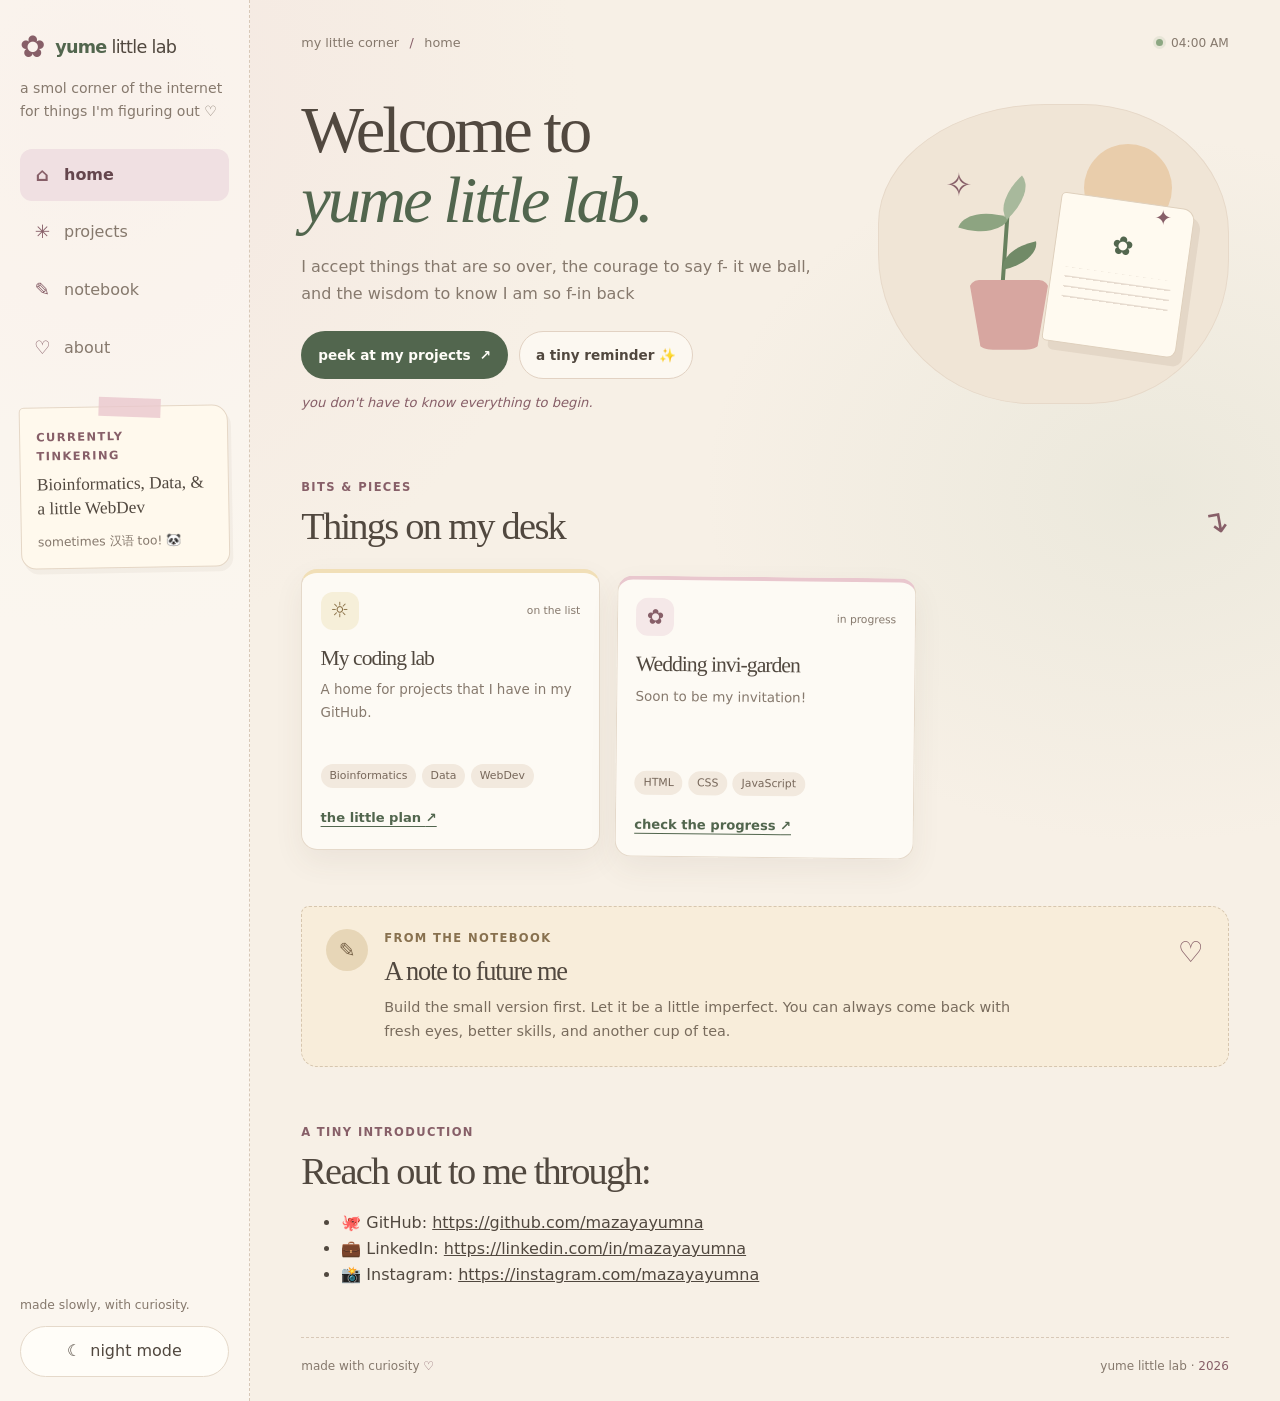
<file: index.html>
<!doctype html>
<html lang="en">
<head>
  <meta charset="utf-8">
  <meta name="viewport" content="width=device-width, initial-scale=1">
  <meta name="theme-color" content="#f7f0e6">
  <meta name="description" content="My cozy little corner for coding experiments, notes, and tiny projects.">
  <title>yume little lab ✿</title>
  <link rel="stylesheet" href="css/style.css">
  <script src="js/script.js" defer></script>
</head>
<body>
  <a class="skip-link" href="#main">Skip to content</a>

  <div class="site-shell">
    <aside class="sidebar" aria-label="Site sidebar">
      <a class="brand" href="#home" aria-label="yume little lab home">
        <span class="brand-flower" aria-hidden="true">✿</span>
        <span class="brand-name"><strong>yume</strong> little lab</span>
      </a>

      <p class="sidebar-intro">a smol corner of the internet<br>for things I'm figuring out ♡</p>

      <nav class="main-nav" aria-label="Main navigation">
        <a class="nav-link active" href="#home"><span aria-hidden="true">⌂</span> home</a>
        <a class="nav-link" href="#projects"><span aria-hidden="true">✳</span> projects</a>
        <a class="nav-link" href="#notes"><span aria-hidden="true">✎</span> notebook</a>
        <a class="nav-link" href="#about"><span aria-hidden="true">♡</span> about</a>
      </nav>

      <section class="learning-note paper-card" aria-labelledby="learning-title">
        <span class="tape" aria-hidden="true"></span>
        <p class="eyebrow" id="learning-title">currently tinkering</p>
        <p class="learning-topic">Bioinformatics, Data, & a little WebDev</p>
        <p class="tiny-note">sometimes 汉语 too! 🐼</p>
      </section>

      <div class="sidebar-bottom">
        <p class="tiny-note">made slowly, with curiosity.</p>
        <button class="theme-toggle" id="theme-toggle" type="button" aria-pressed="false">
          <span aria-hidden="true" class="theme-icon">☾</span>
          <span id="theme-label">night mode</span>
        </button>
      </div>
    </aside>

    <main id="main" class="main-content">
      <header class="topline" id="home">
        <p class="breadcrumb">my little corner <span aria-hidden="true">/</span> home</p>
        <p class="local-time"><span class="status-dot" aria-hidden="true"></span><span id="clock">a small website, in progress</span></p>
      </header>

      <section class="welcome-section" aria-labelledby="welcome-title">
        <div class="welcome-copy">
          <!--<p class="eyebrow">hello, stranger! <span aria-hidden="true">✿</span></p>-->
          <h1 id="welcome-title">Welcome to <br><span>yume little lab.</span></h1>
          <p class="welcome-text">I accept things that are so over, the courage to say f- it we ball, and the wisdom to know I am so f-in back</p>
          <div class="welcome-actions">
            <a class="button button-primary" href="#projects">peek at my projects <span aria-hidden="true">↗</span></a>
            <button class="button button-secondary" id="message-button" type="button">a tiny reminder ✨</button>
          </div>
          <p class="message-output" id="message-output" role="status" aria-live="polite">you don't have to know everything to begin.</p>
        </div>
        <div class="welcome-art" aria-label="Decorative illustration: a tiny plant beside a notebook" role="img">
          <span class="sparkle sparkle-one" aria-hidden="true">✧</span>
          <span class="sparkle sparkle-two" aria-hidden="true">✦</span>
          <div class="sun-disc" aria-hidden="true"></div>
          <div class="plant-pot" aria-hidden="true">
            <span class="leaf leaf-one"></span>
            <span class="leaf leaf-two"></span>
            <span class="leaf leaf-three"></span>
            <span class="stem"></span>
            <span class="pot"></span>
          </div>
          <div class="mini-notebook" aria-hidden="true">
            <!--<span>little ideas</span>-->
            <i>✿</i>
            <div class="notebook-lines"></div>
          </div>
          <!--<span class="art-caption" aria-hidden="true">grow at your own pace ♡</span>-->
        </div>
      </section>

      <section class="section-block" id="projects" aria-labelledby="projects-title">
        <div class="section-heading">
          <div>
            <p class="eyebrow">bits & pieces</p>
            <h2 id="projects-title">Things on my desk</h2>
          </div>
          <span class="section-doodle" aria-hidden="true">↴</span>
        </div>
        <div class="project-grid">

          <!--<article class="project-card project-sage">
            <div class="project-top">
              <span class="project-icon" aria-hidden="true">⌘</span>
              <span class="project-status">little experiment</span>
            </div>
            <h3>Data, but make it cute</h3>
            <p>Exploring how small charts can make interesting data easier to understand.</p>
            <div class="tag-list"><span>Python</span><span>visualization</span></div>
            <a class="text-link" href="#notes">read the idea <span aria-hidden="true">↗</span></a>
          </article>-->
          
          <!--github-->
          <article class="project-card project-butter">
            <div class="project-top">
              <span class="project-icon" aria-hidden="true">☼</span>
              <span class="project-status">on the list</span>
            </div>
            <h3>My coding lab</h3>
            <p>A home for projects that I have in my GitHub.</p>
            <div class="tag-list"><span>Bioinformatics</span><span>Data</span><span>WebDev</span></div>
            <a class="text-link" href="pages/projects/coding-lab.html">the little plan <span aria-hidden="true">↗</span></a>
          </article>

          <!--invitation-->
          <article class="project-card project-rose">
            <div class="project-top">
              <span class="project-icon" aria-hidden="true">✿</span>
              <span class="project-status">in progress</span>
            </div>
            <h3>Wedding invi-garden</h3>
            <p>Soon to be my invitation!</p>
            <div class="tag-list"><span>HTML</span><span>CSS</span><span>JavaScript</span></div>
            <a class="text-link" href="pages/projects/wed-invi.html">check the progress <span aria-hidden="true">↗</span></a>
          </article>
        </div>
        <!--<p class="section-footnote"><span aria-hidden="true">✳</span> These are starter examples—swap them for your own projects whenever you're ready.</p>-->
      </section>

      <section class="notes-panel" id="notes" aria-labelledby="notes-title">
        <div class="notes-icon" aria-hidden="true">✎</div>
        <div class="notes-copy">
          <p class="eyebrow">from the notebook</p>
          <h2 id="notes-title">A note to future me</h2>
          <p>Build the small version first. Let it be a little imperfect. You can always come back with fresh eyes, better skills, and another cup of tea.</p>
        </div>
        <span class="notes-heart" aria-hidden="true">♡</span>
      </section>

      <section class="about-section" id="about" aria-labelledby="about-title">
        <p class="eyebrow">a tiny introduction</p>
        <h2 id="about-title">Reach out to me through:</h2>
        <ul> 
          <li>🐙 GitHub: <a href="https://github.com/mazayayumna" target="_blank">https://github.com/mazayayumna</a></li>
          <li>💼 LinkedIn: <a href="https://linkedin.com/in/mazayayumna" target="_blank">https://linkedin.com/in/mazayayumna</a></li>
          <li>📸 Instagram: <a href="https://instagram.com/mazayayumna" target="_blank">https://instagram.com/mazayayumna</a></li>
        </ul>
        </section>

      <footer class="site-footer">
        <span>made with curiosity <span aria-hidden="true">♡</span></span>
        <span>yume little lab · <span id="year"></span></span>
      </footer>
    </main>
  </div>
</body>
</html>
</file>
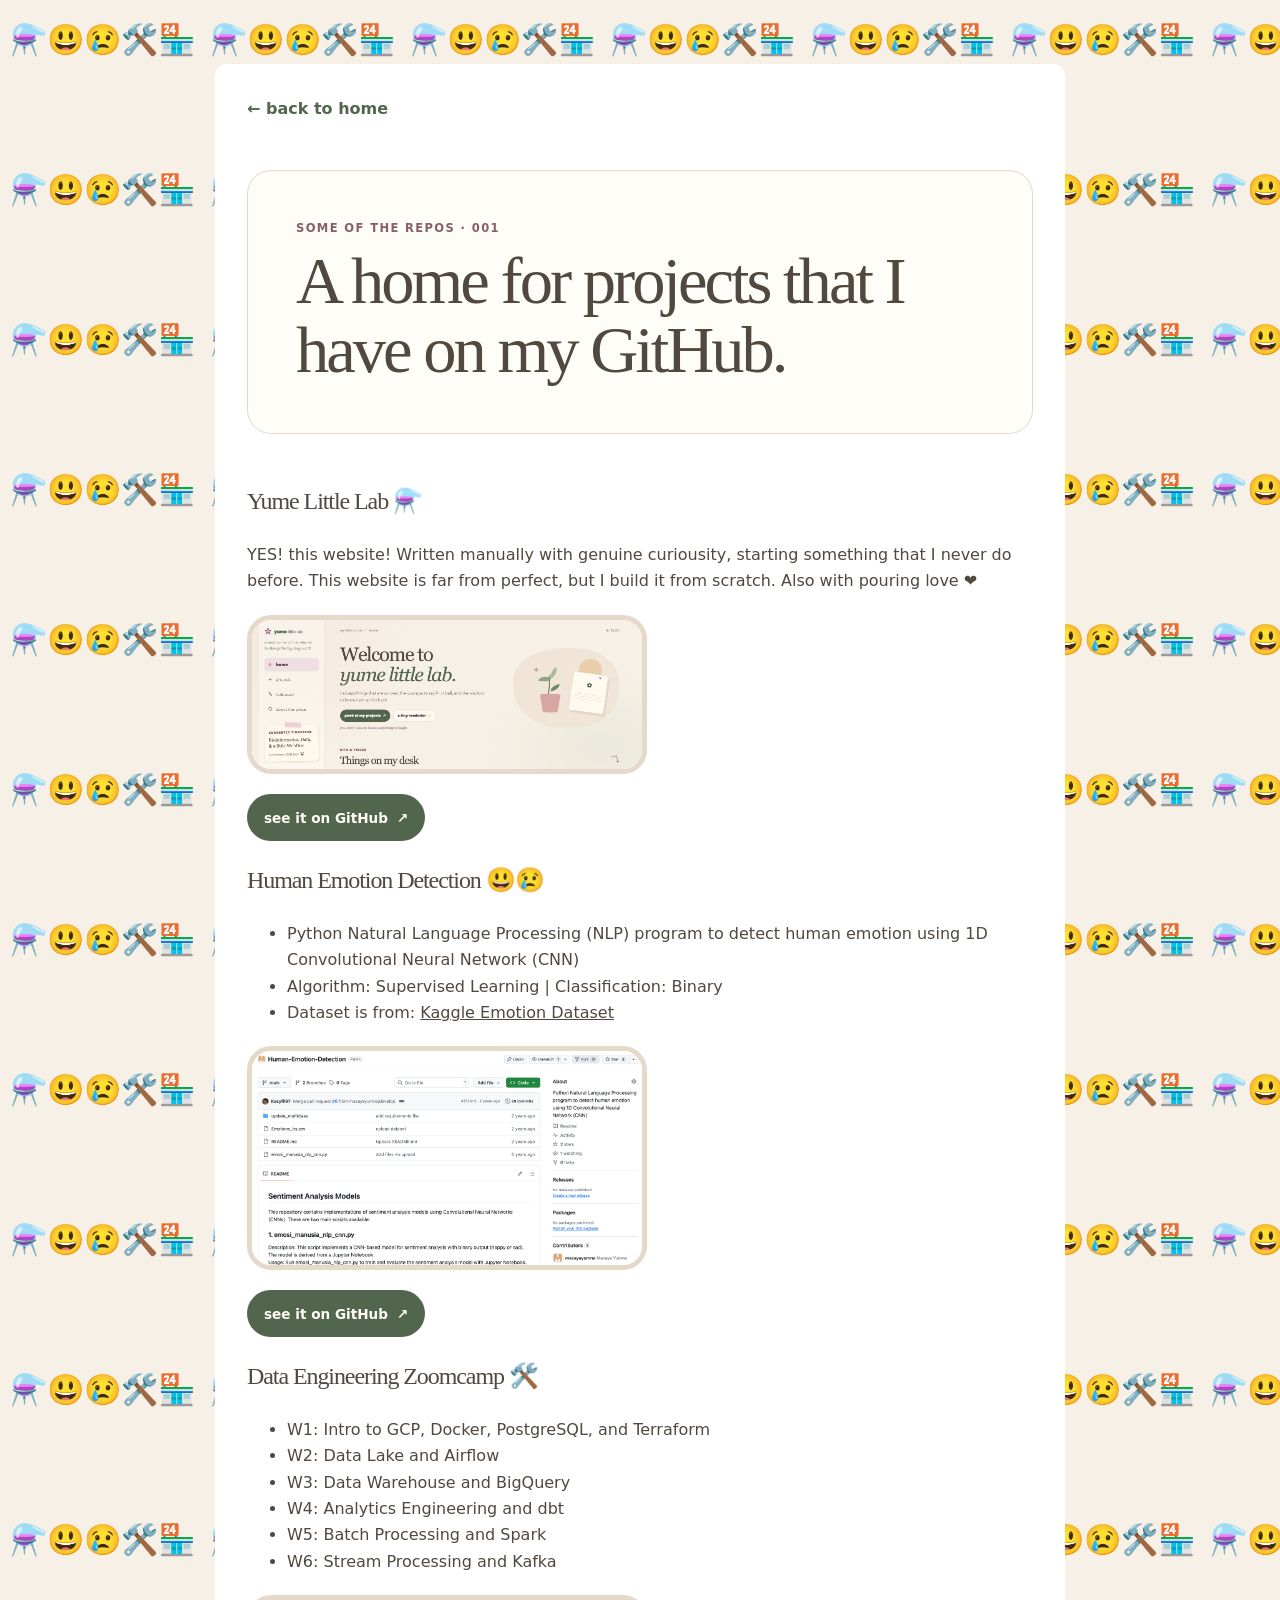
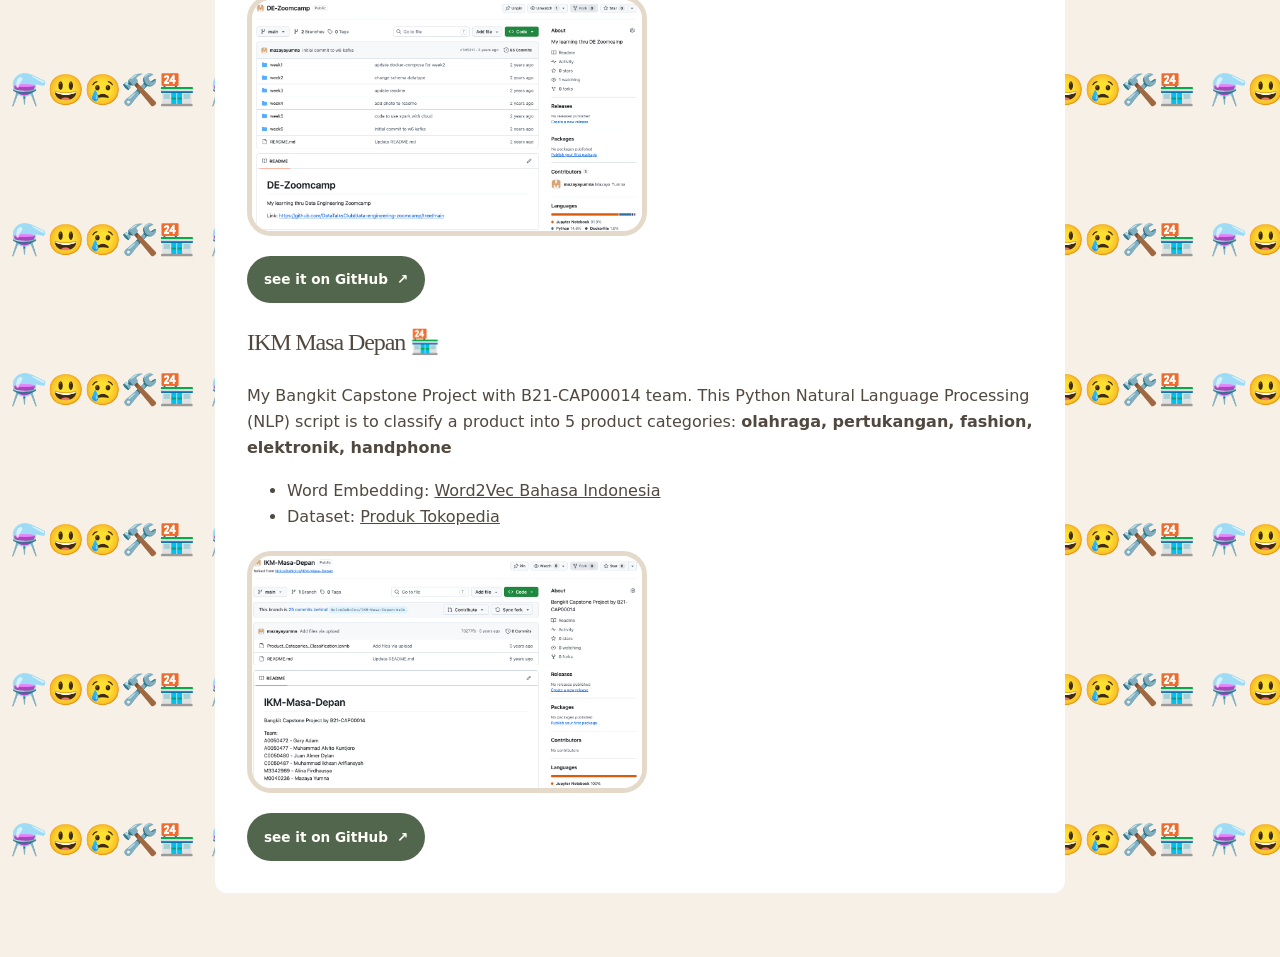
<file: pages/projects/coding-lab.html>
<!DOCTYPE html>
<html lang="en">
<head>
    <meta charset="utf-8">
    <meta name="viewport" content="width-device-width, initial-scale=1">

    <title>my coding lab | yume little lab</title>

    <!--shared website styling-->
    <link rel="stylesheet" href="../../css/style.css">
    <!--additional styling-->
    <link rel="stylesheet" href="../../css/coding-lab.css">
    <!--shared JavaScript-->
    <script src="../../js/script.js" defer></script>
</head>

<body>
    <main class="project-page">
        <a href="../../index.html">← back to home</a>

        <header class="project-header">
            <p class="eyebrow">some of the repos · 001</p>
            <h1>A home for projects that I have on my GitHub.</h1>
        </header>

        <section>
            <h2>Yume Little Lab ⚗️</h2>
            <p>
                YES! this website!
                Written manually with genuine curiousity, starting something that I never do before.
                This website is far from perfect, but I build it from scratch.
                Also with pouring love ❤
            </p>
            <img src="../../assets/images/yume-little-lab-pic.png" alt="yume-little-lab picture">
            <a class="button button-primary" href="https://github.com/mazayayumna/yume-little-lab">see it on GitHub <span aria-hidden="true">↗</span></a>
        </section>

        <section>
            <h2>Human Emotion Detection 😃😢</h2>
            <ul>
                <li>Python Natural Language Processing (NLP) program to detect human emotion using 1D Convolutional Neural Network (CNN)</li>
                <li>Algorithm: Supervised Learning | Classification: Binary</li>
                <li>Dataset is from: <a href="https://www.kaggle.com/datasets/sankha1998/emotion">Kaggle Emotion Dataset</a></li>
            </ul>
            <img src="../../assets/images/human-emotion-det-pic.png" alt="human-emotion-det-pic">
            <a class="button button-primary" href="https://github.com/mazayayumna/Human-Emotion-Detection">see it on GitHub <span aria-hidden="true">↗</span></a>
        </section>

        <section>
            <h2>Data Engineering Zoomcamp 🛠️</h2>
            <ul>
                <li>W1: Intro to GCP, Docker, PostgreSQL, and Terraform</li>
                <li>W2: Data Lake and Airflow</li>
                <li>W3: Data Warehouse and BigQuery</li>
                <li>W4: Analytics Engineering and dbt</li>
                <li>W5: Batch Processing and Spark</li>
                <li>W6: Stream Processing and Kafka</li>
            </ul>
            <img src="../../assets/images/de-zoomcamp-pic.png" alt="de-zoomcamp-pic">
            <a class="button button-primary" href="https://github.com/mazayayumna/DE-Zoomcamp">see it on GitHub <span aria-hidden="true">↗</span></a>
        </section>

        <section>
            <h2>IKM Masa Depan 🏪</h2>
            <p>
                My Bangkit Capstone Project with B21-CAP00014 team.
                This Python Natural Language Processing (NLP) script is to classify a product into 5 product categories: <strong>olahraga, pertukangan, fashion, elektronik, handphone</strong>
            </p>
            <ul>
                <li>Word Embedding: <a href="https://github.com/deryrahman/word2vec-bahasa-indonesia"> Word2Vec Bahasa Indonesia</a></li>
                <li>Dataset: <a href="https://kaggle.com/williamthedja/tokopedia">Produk Tokopedia</a></li>
            </ul>
            <img src="../../assets/images/ikm-masa-depan-pic.png" alt="IKM-masa-depan-picd">
            <a class="button button-primary" href="https://github.com/mazayayumna/IKM-Masa-Depan">see it on GitHub <span aria-hidden="true">↗</span></a>
        </section>
    </main>
</body>
</html>
</file>
<file: css/style.css>
:root {
  color-scheme: light;
  --paper: #f7f0e6;
  --paper-light: #fffdf8;
  --paper-deep: #efe4d5;
  --rose: #e9c7ce;
  --rose-deep: #875f68;
  --sage: #b9c8b0;
  --sage-deep: #52664e;
  --butter: #f1dfb7;
  --ink: #51483f;
  --muted: #86796d;
  --line: #e5d9ca;
  --shadow: 0 12px 30px rgb(91 70 53 / 7%);
  --radius: 20px;
}

* { box-sizing: border-box; }

html {
  scroll-behavior: smooth;
  scroll-padding-top: 1.5rem;
}

body {
  margin: 0;
  background:
    radial-gradient(ellipse at 8% 8%, rgb(233 199 206 / 20%), transparent 30rem),
    radial-gradient(ellipse at 90% 35%, rgb(185 200 176 / 19%), transparent 28rem),
    var(--paper);
  color: var(--ink);
  font-family: "Nunito Sans", "Avenir Next", Avenir, system-ui, -apple-system, BlinkMacSystemFont, "Segoe UI", sans-serif;
  line-height: 1.65;
}

a { color: inherit; }
button { font: inherit; }

a:focus-visible,
button:focus-visible {
  outline: 3px solid var(--rose-deep);
  outline-offset: 4px;
}

.skip-link {
  position: absolute;
  top: 0.75rem;
  left: 0.75rem;
  z-index: 20;
  padding: 0.65rem 1rem;
  border-radius: 999px;
  background: var(--paper-light);
  transform: translateY(-160%);
}
.skip-link:focus { transform: translateY(0); }

.site-shell {
  width: min(1440px, 100%);
  min-height: 100vh;
  margin-inline: auto;
  display: grid;
  grid-template-columns: 250px minmax(0, 1fr);
}

.sidebar {
  display: flex;
  flex-direction: column;
  gap: 1.6rem;
  padding: 2rem 1.25rem 1.5rem;
  border-right: 1px dashed #d8c8b7;
  background: rgb(255 253 248 / 45%);
}

.brand {
  display: flex;
  align-items: center;
  gap: 0.65rem;
  text-decoration: none;
  font-size: 1.1rem;
  letter-spacing: -0.04em;
}
.brand-flower { color: var(--rose-deep); font-size: 1.9rem; line-height: 1; }
.brand-name strong { color: var(--sage-deep); font-weight: 800; }

.sidebar-intro {
  margin: -0.7rem 0 0;
  color: var(--muted);
  font-size: 0.88rem;
}

.main-nav { display: grid; gap: 0.35rem; }
.nav-link {
  display: flex;
  align-items: center;
  gap: 0.75rem;
  padding: 0.68rem 0.8rem;
  border-radius: 12px;
  color: var(--muted);
  text-decoration: none;
  transition: background-color 160ms ease, color 160ms ease, transform 160ms ease;
}
.nav-link span { width: 1.2rem; text-align: center; color: var(--rose-deep); font-size: 1.15rem; }
.nav-link:hover { background: #f2e8dc; color: var(--ink); transform: translateX(2px); }
.nav-link.active { background: #f0e0e2; color: #65464d; font-weight: 800; }

.paper-card {
  position: relative;
  border: 1px solid #e5d7c6;
  border-radius: 5px 16px 14px 15px;
  background: #fff9ed;
  box-shadow: 3px 5px 0 rgb(116 91 67 / 6%);
  transform: rotate(-1deg);
}
.learning-note { margin-top: 0.4rem; padding: 1.25rem 1rem 1rem; }
.tape {
  position: absolute;
  top: -9px;
  left: 38%;
  width: 62px;
  height: 19px;
  background: rgb(233 199 206 / 78%);
  transform: rotate(3deg);
}
.eyebrow {
  margin: 0 0 0.45rem;
  color: var(--rose-deep);
  font-size: 0.72rem;
  font-weight: 900;
  letter-spacing: 0.12em;
  text-transform: uppercase;
}
.learning-topic { margin: 0; font-family: Georgia, "Times New Roman", serif; font-size: 1.08rem; line-height: 1.35; }
.tiny-note { color: var(--muted); font-size: 0.77rem; }
.learning-note .tiny-note { margin-bottom: 0; }

.sidebar-bottom { display: grid; gap: 0.7rem; margin-top: auto; }
.sidebar-bottom p { margin: 0; }
.theme-toggle {
  display: inline-flex;
  align-items: center;
  justify-content: center;
  gap: 0.55rem;
  width: 100%;
  padding: 0.7rem 0.8rem;
  border: 1px solid var(--line);
  border-radius: 999px;
  background: var(--paper-light);
  color: var(--ink);
  cursor: pointer;
}
.theme-toggle:hover { border-color: var(--rose-deep); }

.main-content { min-width: 0; padding: 2rem clamp(1.25rem, 4vw, 4rem) 1.5rem; }
.topline { display: flex; align-items: center; justify-content: space-between; gap: 1rem; margin-bottom: 2.6rem; }
.breadcrumb { margin: 0; color: var(--muted); font-size: 0.8rem; }
.breadcrumb span { padding-inline: 0.4rem; color: var(--rose-deep); }
.local-time { display: flex; align-items: center; gap: 0.5rem; margin: 0; color: var(--muted); font-size: 0.76rem; }
.status-dot { width: 7px; height: 7px; border-radius: 50%; background: #8ca782; box-shadow: 0 0 0 3px rgb(140 167 130 / 15%); }

.welcome-section {
  display: grid;
  grid-template-columns: minmax(0, 1.2fr) minmax(230px, 0.8fr);
  align-items: center;
  gap: clamp(1.5rem, 4vw, 4rem);
  margin-bottom: 4rem;
}
h1, h2, h3, p { overflow-wrap: anywhere; }
h1, h2, h3 { font-family: Georgia, "Times New Roman", serif; font-weight: 500; letter-spacing: -0.045em; }
h1 { margin: 0; font-size: clamp(2.5rem, 5.2vw, 4.65rem); line-height: 1.05; }
h1 span { color: var(--sage-deep); font-style: italic; }
.welcome-text { max-width: 560px; margin: 1.25rem 0 1.5rem; color: var(--muted); font-size: 1rem; }
.welcome-actions { display: flex; flex-wrap: wrap; gap: 0.7rem; }
.button {
  display: inline-flex;
  align-items: center;
  justify-content: center;
  gap: 0.55rem;
  min-height: 44px;
  padding: 0.72rem 1rem;
  border: 1px solid transparent;
  border-radius: 999px;
  text-decoration: none;
  font-size: 0.85rem;
  font-weight: 800;
  cursor: pointer;
  transition: transform 160ms ease, box-shadow 160ms ease;
}
.button:hover { transform: translateY(-2px); box-shadow: 0 5px 14px rgb(81 72 63 / 10%); }
.button-primary { background: var(--sage-deep); color: #fffdf8; }
.button-secondary { border-color: #e2d2c3; background: rgb(255 253 248 / 65%); color: var(--ink); }
.message-output { min-height: 1.5em; margin: 0.85rem 0 0; color: var(--rose-deep); font-size: 0.82rem; font-style: italic; }

.welcome-art {
  position: relative;
  min-height: 300px;
  overflow: hidden;
  border: 1px solid #e7d9c9;
  border-radius: 48% 42% 40% 44% / 40% 43% 48% 50%;
  background: #f0e5d6;
}
.sun-disc { position: absolute; top: 13%; right: 16%; width: 88px; aspect-ratio: 1; border-radius: 50%; background: #e8c7a0; opacity: 0.8; }
.sparkle { position: absolute; z-index: 2; color: var(--rose-deep); }
.sparkle-one { top: 18%; left: 19%; font-size: 2rem; }
.sparkle-two { top: 32%; right: 16%; font-size: 1.3rem; }
.plant-pot { position: absolute; bottom: 18%; left: 18%; width: 125px; height: 175px; }
.stem { position: absolute; bottom: 55px; left: 61px; width: 4px; height: 90px; border-radius: 5px; background: #68815f; transform: rotate(4deg); }
.leaf { position: absolute; z-index: 1; width: 45px; height: 25px; border-radius: 100% 0 100% 0; background: #8da481; }
.leaf-one { bottom: 115px; left: 19px; transform: rotate(18deg); }
.leaf-two { bottom: 140px; left: 50px; transform: rotate(-42deg) scale(0.9); background: #a8b99c; }
.leaf-three { bottom: 82px; left: 55px; transform: rotate(-12deg) scale(0.85); background: #718a67; }
.pot { position: absolute; bottom: 0; left: 27px; width: 80px; height: 70px; border-radius: 10px 10px 24px 24px; background: #d7a6a0; clip-path: polygon(0 0, 100% 0, 85% 100%, 15% 100%); }
.mini-notebook {
  position: absolute;
  right: 12%;
  bottom: 18%;
  width: 135px;
  min-height: 150px;
  padding: 1rem 0.8rem;
  border: 1px solid #dfd0bd;
  border-radius: 5px 12px 9px 5px;
  background: #fffaf0;
  box-shadow: 7px 8px 0 rgb(117 91 67 / 10%);
  transform: rotate(8deg);
  color: var(--rose-deep);
  font-family: Georgia, "Times New Roman", serif;
  font-size: 0.8rem;
}
.mini-notebook i { display: block; margin-top: 0.5rem; color: var(--sage-deep); font-size: 1.6rem; font-style: normal; text-align: center; }
.notebook-lines { height: 34px; margin-top: 0.4rem; background: repeating-linear-gradient(to bottom, transparent 0 8px, #e7dcd0 9px 10px); }
.art-caption { position: absolute; right: 11%; bottom: 8%; color: var(--muted); font-size: 0.72rem; font-style: italic; transform: rotate(-4deg); }

.section-block { margin-bottom: 3.5rem; }
.section-heading { display: flex; align-items: end; justify-content: space-between; margin-bottom: 1.3rem; }
.section-heading h2, .notes-copy h2, .about-section h2 { margin: 0; font-size: clamp(1.8rem, 3vw, 2.5rem); line-height: 1.15; }
.section-doodle { color: var(--rose-deep); font-size: 2rem; transform: rotate(-10deg); }
.project-grid { display: grid; grid-template-columns: repeat(3, minmax(0, 1fr)); gap: 1rem; }
.project-card { min-width: 0; padding: 1.15rem; border: 1px solid #e5d9ca; border-radius: 16px; background: rgb(255 253 248 / 82%); box-shadow: var(--shadow); transition: transform 180ms ease; }
.project-card:nth-child(2) { transform: translateY(8px) rotate(0.6deg); }
.project-card:hover { transform: translateY(-4px) rotate(0deg); }
.project-rose { border-top: 4px solid var(--rose); }
.project-sage { border-top: 4px solid var(--sage); }
.project-butter { border-top: 4px solid var(--butter); }
.project-top { display: flex; align-items: center; justify-content: space-between; gap: 0.5rem; margin-bottom: 1rem; }
.project-icon { display: grid; place-items: center; width: 38px; height: 38px; border-radius: 12px; background: #f5e8e8; color: var(--rose-deep); font-size: 1.3rem; }
.project-sage .project-icon { background: #e8eee3; color: var(--sage-deep); }
.project-butter .project-icon { background: #f6efd9; color: #8a7147; }
.project-status { color: var(--muted); font-size: 0.67rem; text-align: right; }
.project-card h3 { margin: 0 0 0.5rem; font-size: 1.35rem; line-height: 1.2; }
.project-card p { min-height: 5.1em; margin: 0; color: var(--muted); font-size: 0.84rem; }
.tag-list { display: flex; flex-wrap: wrap; gap: 0.35rem; margin: 1rem 0; }
.tag-list span { padding: 0.2rem 0.55rem; border-radius: 999px; background: #f2e9de; color: #77675a; font-size: 0.68rem; }
.text-link { display: inline-block; color: var(--sage-deep); font-size: 0.82rem; font-weight: 900; text-decoration-thickness: 1px; text-underline-offset: 4px; }
.text-link:hover { color: var(--rose-deep); }
.section-footnote { margin: 1.25rem 0 0; color: var(--muted); font-size: 0.77rem; }
.section-footnote span { color: var(--sage-deep); }

.notes-panel { position: relative; display: flex; align-items: start; gap: 1rem; margin: 0.5rem 0 3.5rem; padding: 1.4rem 1.5rem; border: 1px dashed #d7c6ae; border-radius: 8px 18px 14px 16px; background: #f8edda; }
.notes-icon { display: grid; flex: 0 0 auto; place-items: center; width: 42px; height: 42px; border-radius: 50%; background: #e7d6b7; color: #786348; font-size: 1.25rem; }
.notes-copy { max-width: 650px; }
.notes-copy .eyebrow { color: #88714f; }
.notes-copy h2 { font-size: 1.65rem; }
.notes-copy p:last-child { margin: 0.65rem 0 0; color: #796c5d; font-size: 0.9rem; }
.notes-heart { margin-left: auto; color: var(--rose-deep); font-size: 1.8rem; }

.about-section { max-width: 700px; margin-bottom: 3rem; }
.about-section > p:last-child { max-width: 620px; color: var(--muted); }

.site-footer { display: flex; justify-content: space-between; gap: 1rem; padding-top: 1.2rem; border-top: 1px dashed #d8c8b7; color: var(--muted); font-size: 0.75rem; }
.site-footer span span { color: var(--rose-deep); }

/* The theme button toggles this alternate palette. */
body.dark-mode {
  color-scheme: dark;
  --paper: #272a27;
  --paper-light: #323631;
  --paper-deep: #3a3c35;
  --rose: #c99aa5;
  --rose-deep: #e5b9c2;
  --sage: #91a58a;
  --sage-deep: #b5c9ab;
  --butter: #bba16e;
  --ink: #f0e7da;
  --muted: #c0b5a7;
  --line: #505149;
  --shadow: 0 12px 30px rgb(0 0 0 / 14%);
  background:
    radial-gradient(ellipse at 8% 8%, rgb(201 154 165 / 10%), transparent 30rem),
    radial-gradient(ellipse at 90% 35%, rgb(145 165 138 / 10%), transparent 28rem),
    var(--paper);
}
body.dark-mode .sidebar { background: rgb(0 0 0 / 12%); border-color: #505149; }
body.dark-mode .nav-link:hover { background: #3a3d37; }
body.dark-mode .nav-link.active { background: #49373d; color: #f0d6db; }
body.dark-mode .paper-card, body.dark-mode .project-card, body.dark-mode .mini-notebook { background: #323631; border-color: #505149; }
body.dark-mode .welcome-art { background: #383b34; border-color: #505149; }
body.dark-mode .notes-panel { background: #39372f; border-color: #69604d; }
body.dark-mode .notes-copy p:last-child { color: var(--muted); }
body.dark-mode .tag-list span { background: #41423b; color: #ddd0c0; }
body.dark-mode .button-secondary, body.dark-mode .theme-toggle { background: #323631; border-color: #505149; color: var(--ink); }
body.dark-mode .site-footer, body.dark-mode .sidebar { border-color: #505149; }

@media (max-width: 1000px) {
  .site-shell { grid-template-columns: 210px minmax(0, 1fr); }
  .sidebar { padding-inline: 1rem; }
  .welcome-section { grid-template-columns: minmax(0, 1fr) minmax(190px, 0.75fr); }
  .welcome-art { min-height: 270px; }
  .project-grid { grid-template-columns: repeat(2, minmax(0, 1fr)); }
  .project-card:last-child { grid-column: 1 / -1; }
  .project-card p { min-height: auto; }
}

@media (max-width: 720px) {
  .site-shell { display: block; }
  .sidebar { gap: 0.9rem; padding: 1.1rem 1rem 0.9rem; border-right: 0; border-bottom: 1px dashed #d8c8b7; }
  .brand { font-size: 1rem; }
  .brand-flower { font-size: 1.55rem; }
  .sidebar-intro { margin: 0; }
  .main-nav { display: flex; flex-wrap: wrap; gap: 0.25rem; }
  .nav-link { padding: 0.48rem 0.65rem; font-size: 0.82rem; }
  .nav-link span { width: auto; }
  .learning-note { display: none; }
  .sidebar-bottom { display: flex; align-items: center; justify-content: space-between; gap: 0.75rem; margin-top: 0; }
  .theme-toggle { width: auto; padding: 0.45rem 0.8rem; font-size: 0.78rem; }
  .main-content { padding: 1.3rem 1rem 1.25rem; }
  .topline { align-items: flex-start; flex-direction: column; gap: 0.25rem; margin-bottom: 2rem; }
  .welcome-section { grid-template-columns: 1fr; gap: 1.5rem; margin-bottom: 3rem; }
  h1 { font-size: clamp(2.7rem, 12vw, 4rem); }
  .welcome-art { min-height: 255px; max-width: 430px; width: 100%; margin-inline: auto; }
  .project-grid { grid-template-columns: 1fr; }
  .project-card:last-child { grid-column: auto; }
  .project-card:nth-child(2) { transform: none; }
  .project-card p { min-height: auto; }
  .notes-panel { padding: 1.1rem; gap: 0.7rem; }
  .notes-heart { display: none; }
  .site-footer { flex-direction: column; gap: 0.25rem; }
}

@media (prefers-reduced-motion: reduce) {
  *, *::before, *::after {
    scroll-behavior: auto !important;
    animation-duration: 0.01ms !important;
    animation-iteration-count: 1 !important;
    transition-duration: 0.01ms !important;
  }
}
</file>
<file: css/coding-lab.css>
body {
    /* Creates a 150x150px invisible square, writes emojis in it, and repeats it endlessly */
    background-image: url("data:image/svg+xml,<svg xmlns='http://www.w3.org/2000/svg' width='200' height='150'><text x='10' y='50' font-size='30'>⚗️😃😢🛠️🏪</text></svg>");
    background-repeat: repeat;
}

body.dark-mode {
    /* Creates a 150x150px invisible square, writes emojis in it, and repeats it endlessly */
    background-image: url("data:image/svg+xml,<svg xmlns='http://www.w3.org/2000/svg' width='200' height='150'><text x='10' y='50' font-size='30'>⚗️😃😢🛠️🏪</text></svg>");
    background-repeat: repeat;
}

.project-page {
    width: min(850px, 90%);
    margin: 4rem auto;
    background-color: #ffffff;
    padding: 2rem;
    border-radius: 12px;
    position: relative;
    z-index: 2;
}

body.dark-mode .project-page {
     background-color: #222222;
     color: #fdfbf7;
}

.project-page > a {
    color: var(--sage-deep);
    text-decoration: none;
    font-weight: 700;
}

.project-header {
    margin-block: 3rem;
    padding: 3rem;
    background: var(--paper-light);
    border: 1px solid var(--line);
    border-radius: 24px;
}

img {
    max-width: 400px;
    height: auto;
    border: 5px solid var(--line);
    border-radius: 24px;
    display: block;
    margin-top: 20px;
    margin-bottom: 20px;
}
</file>
